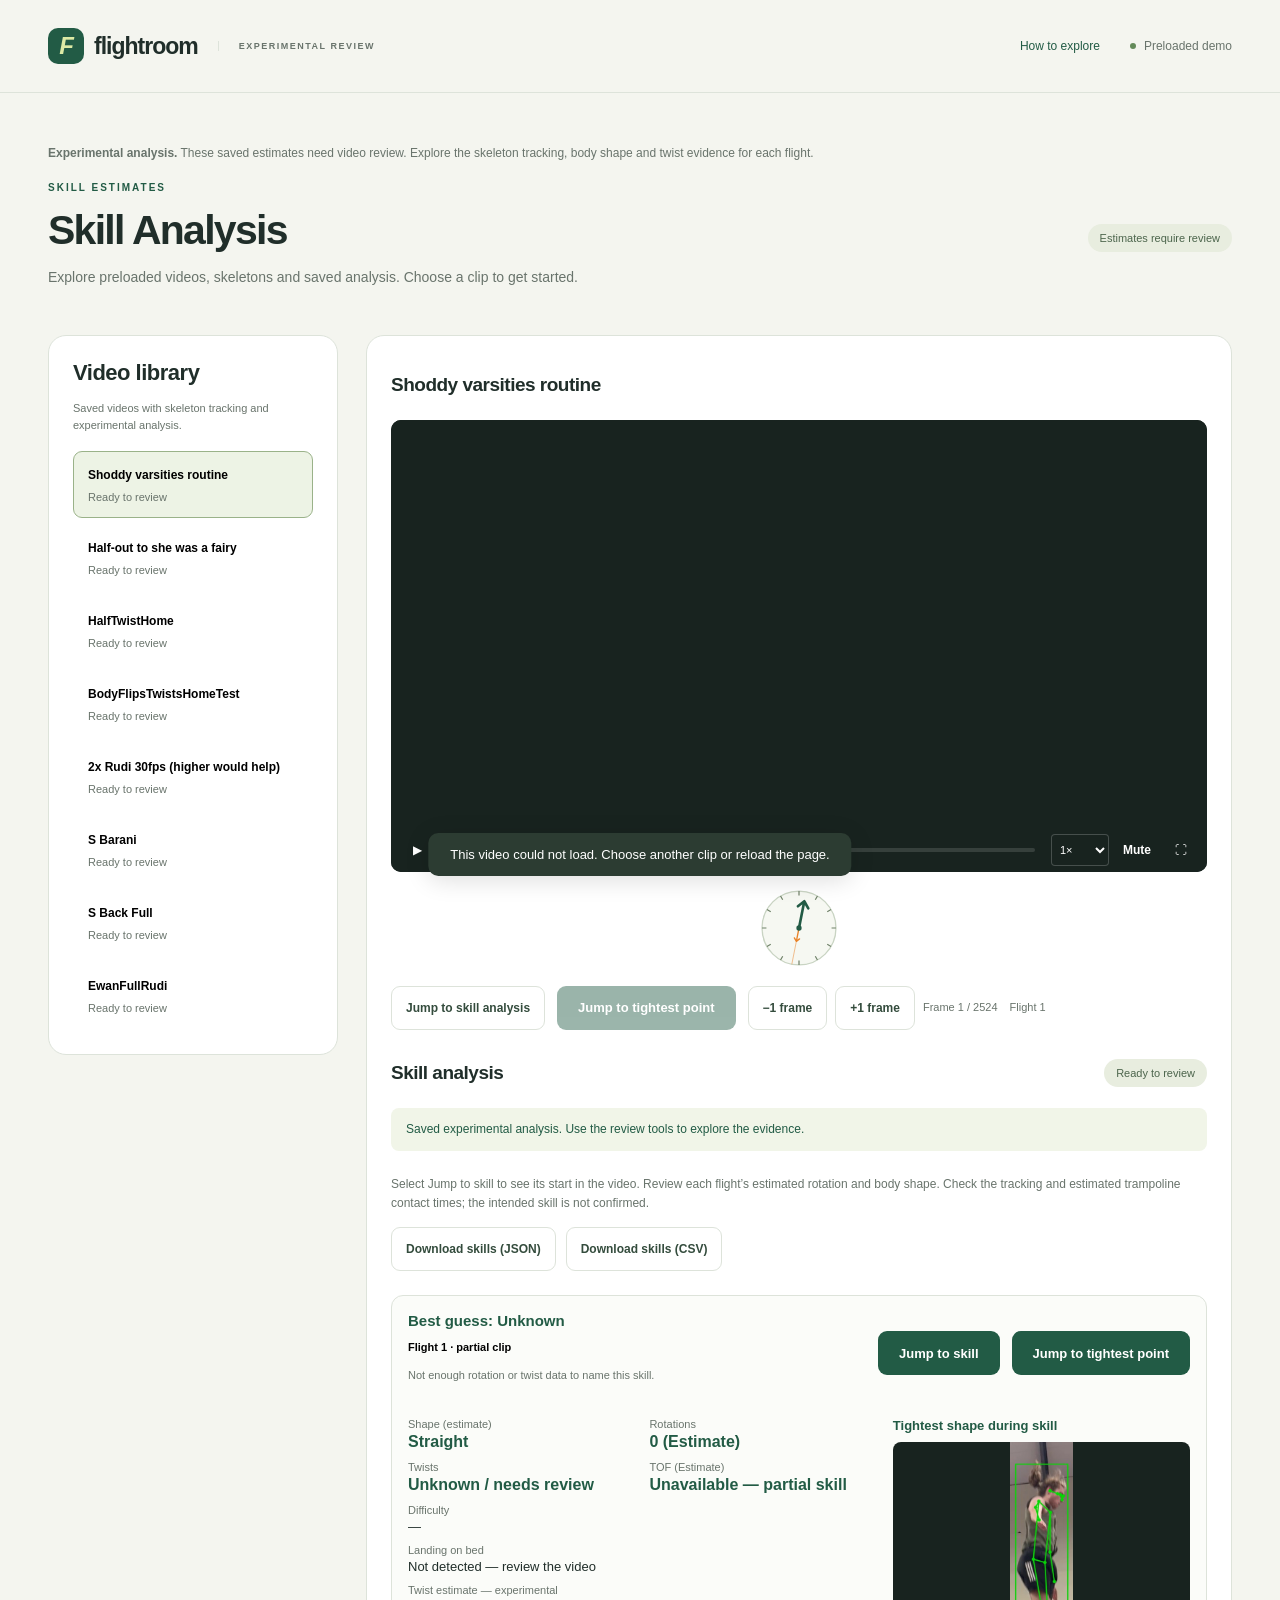
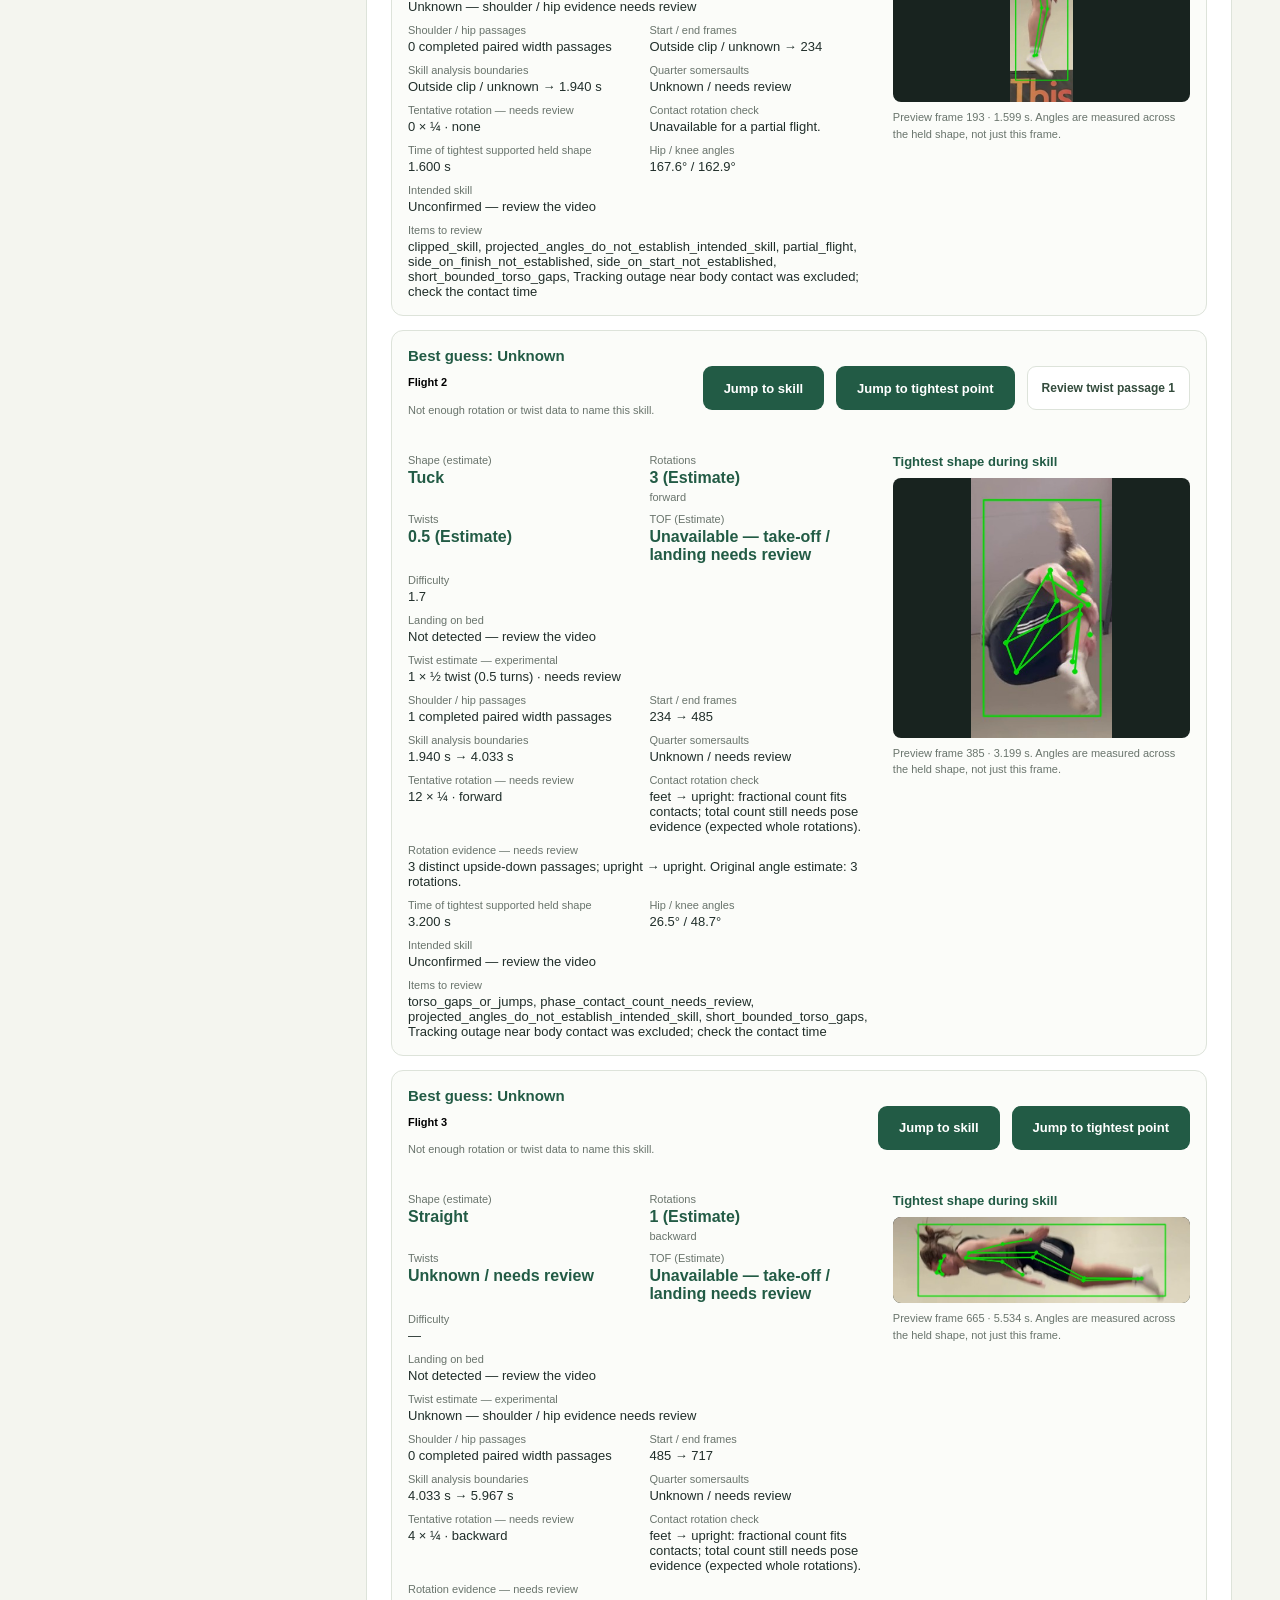
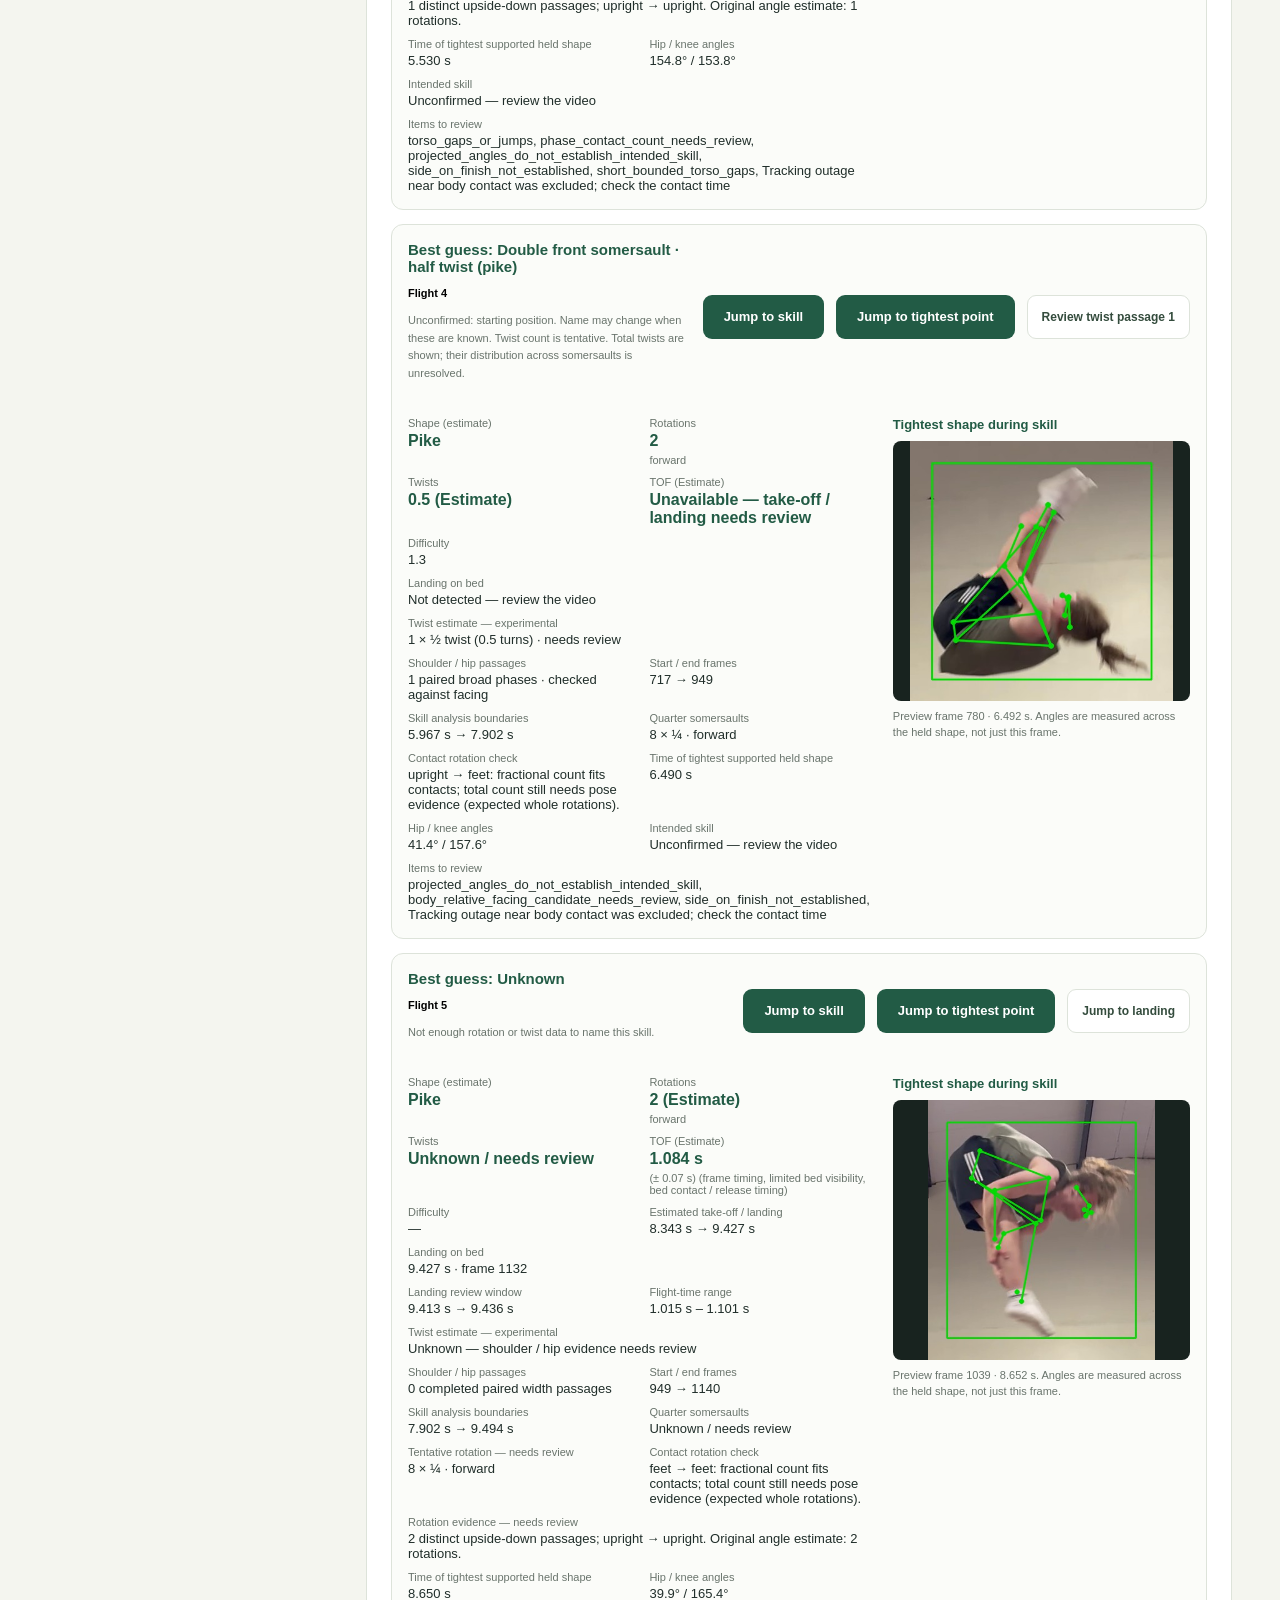
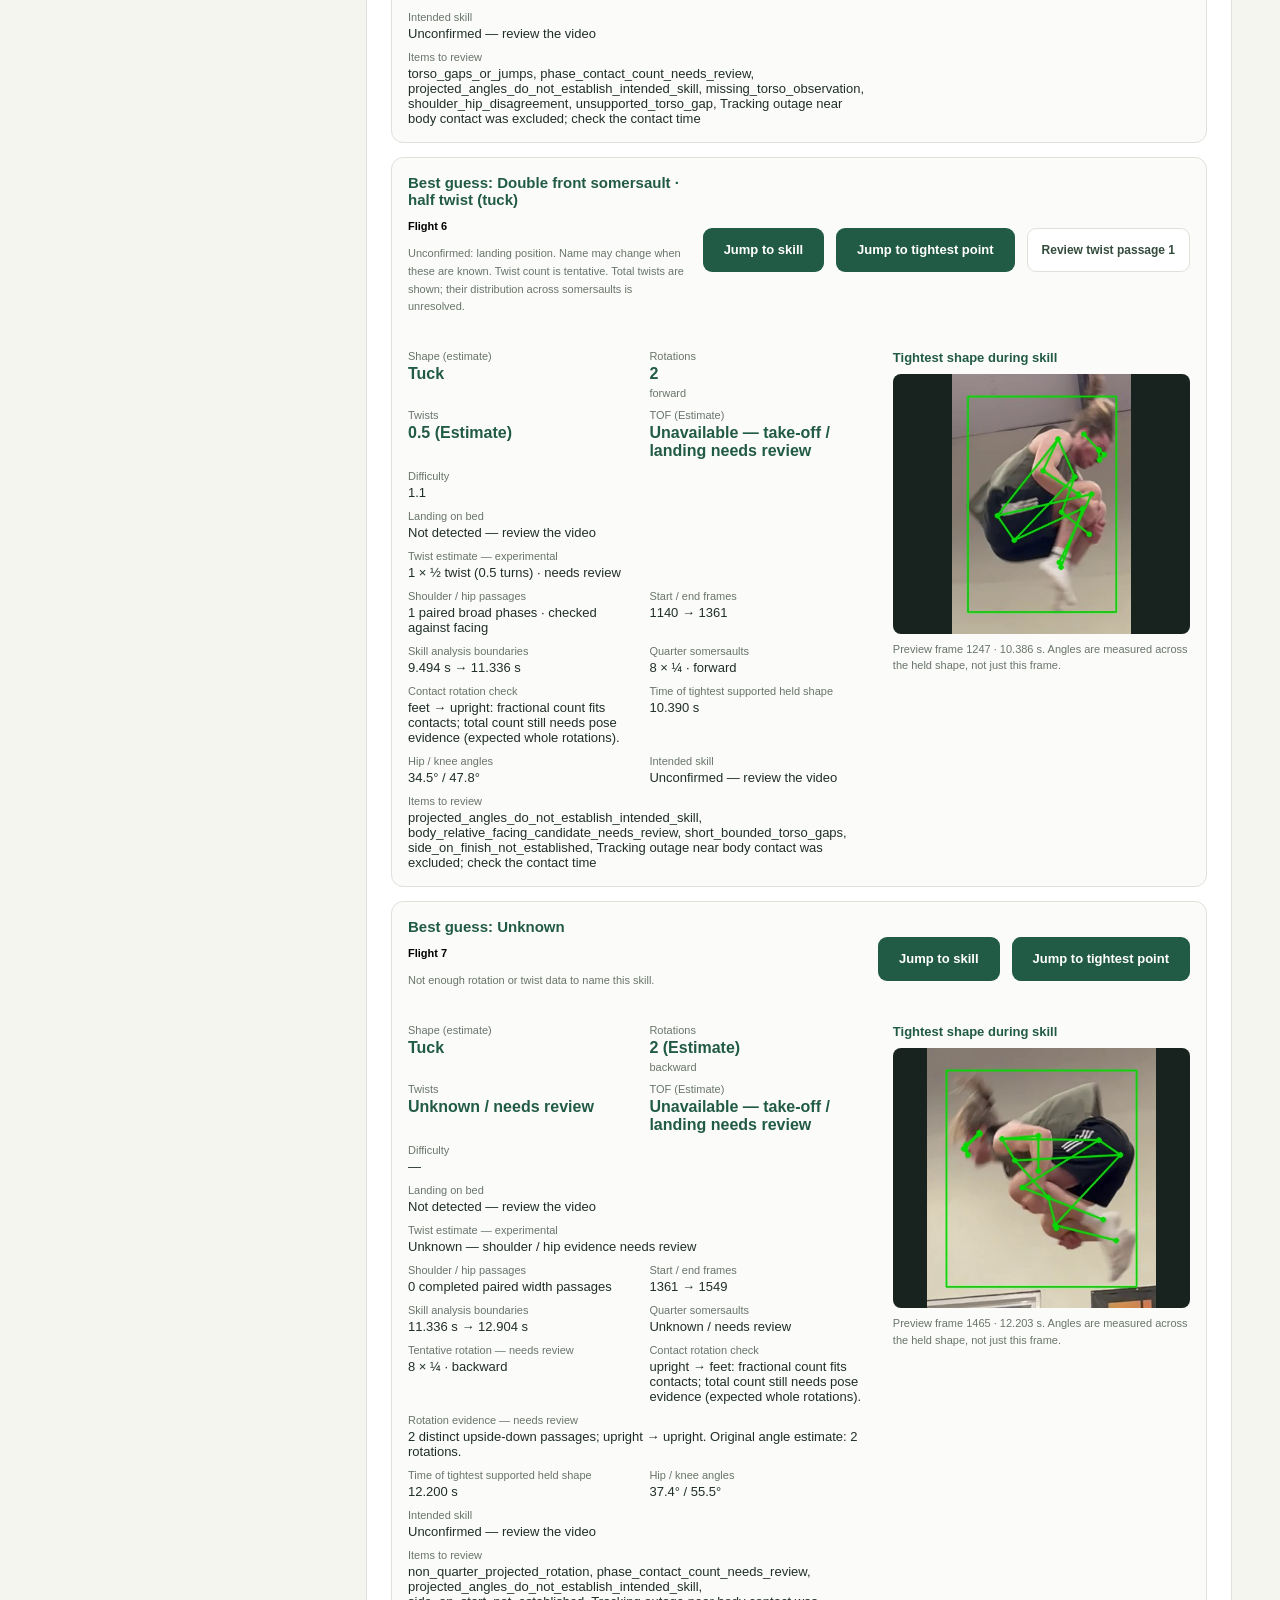
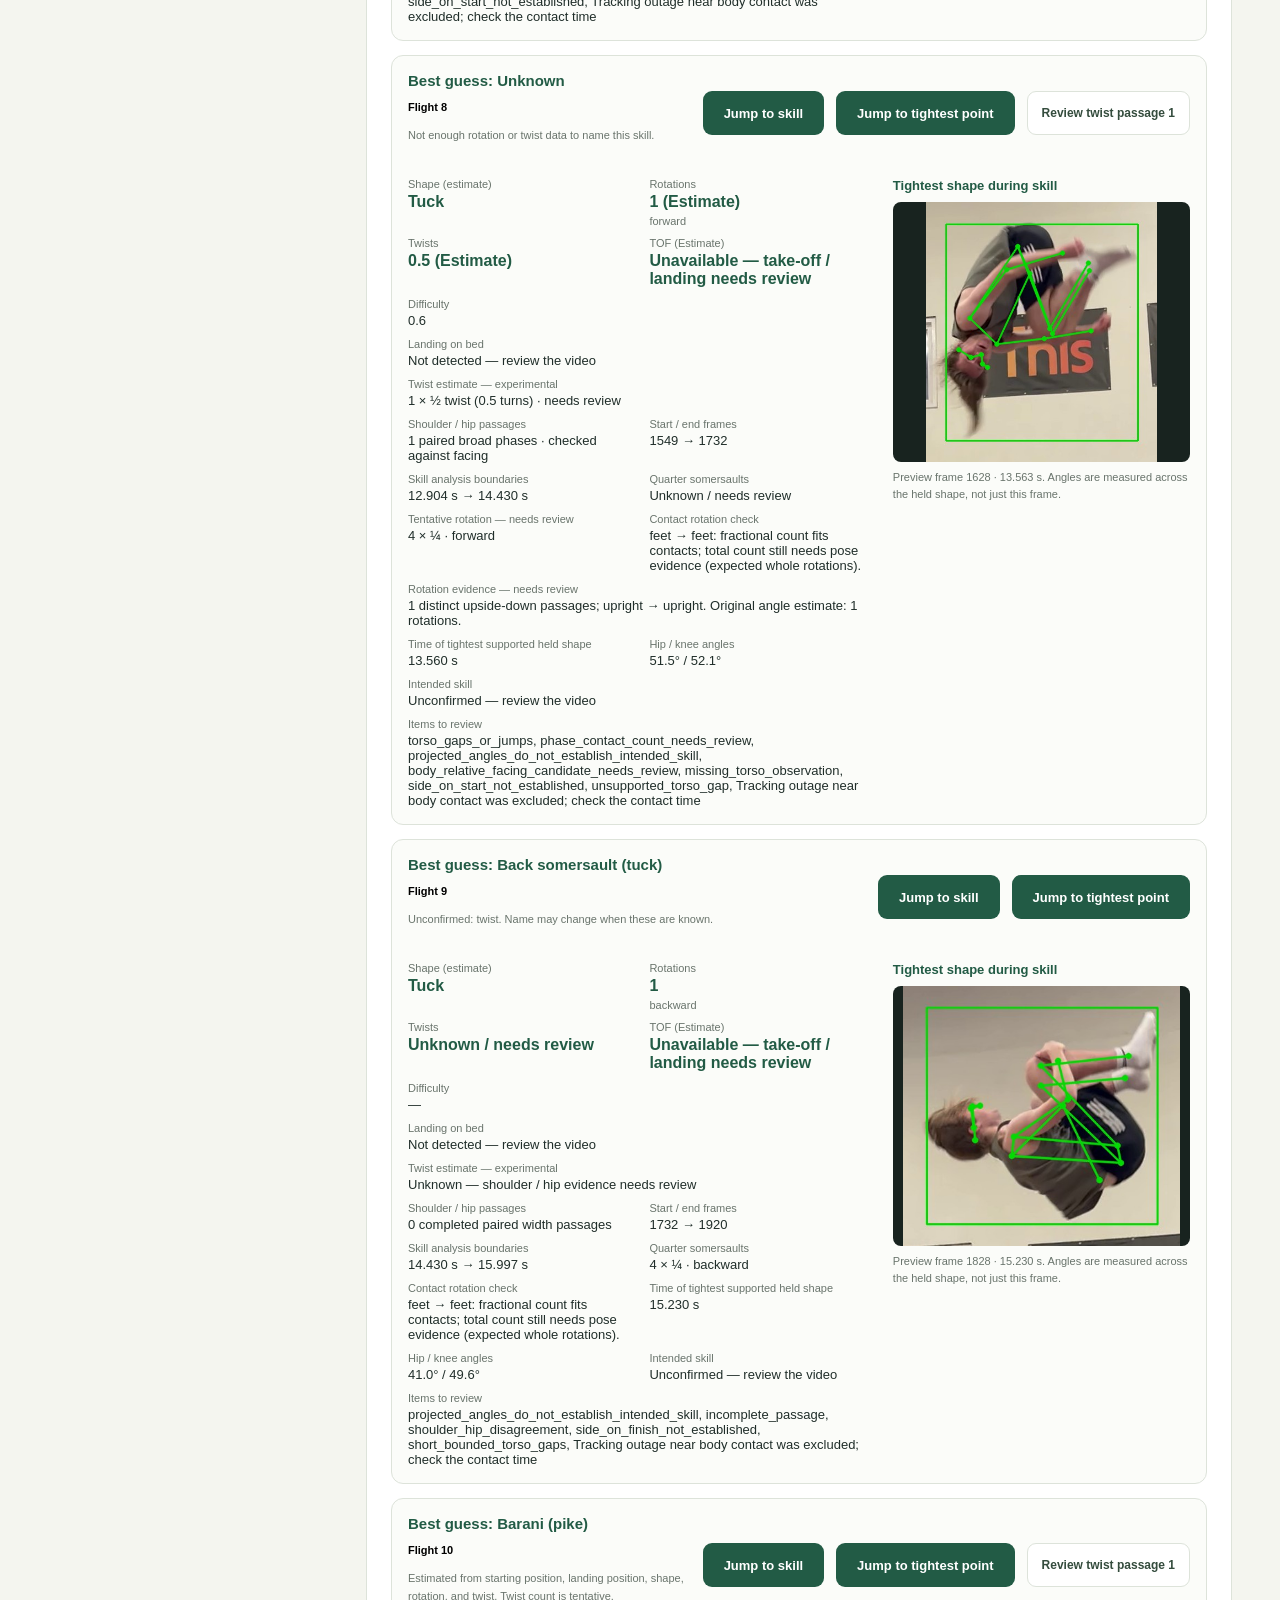
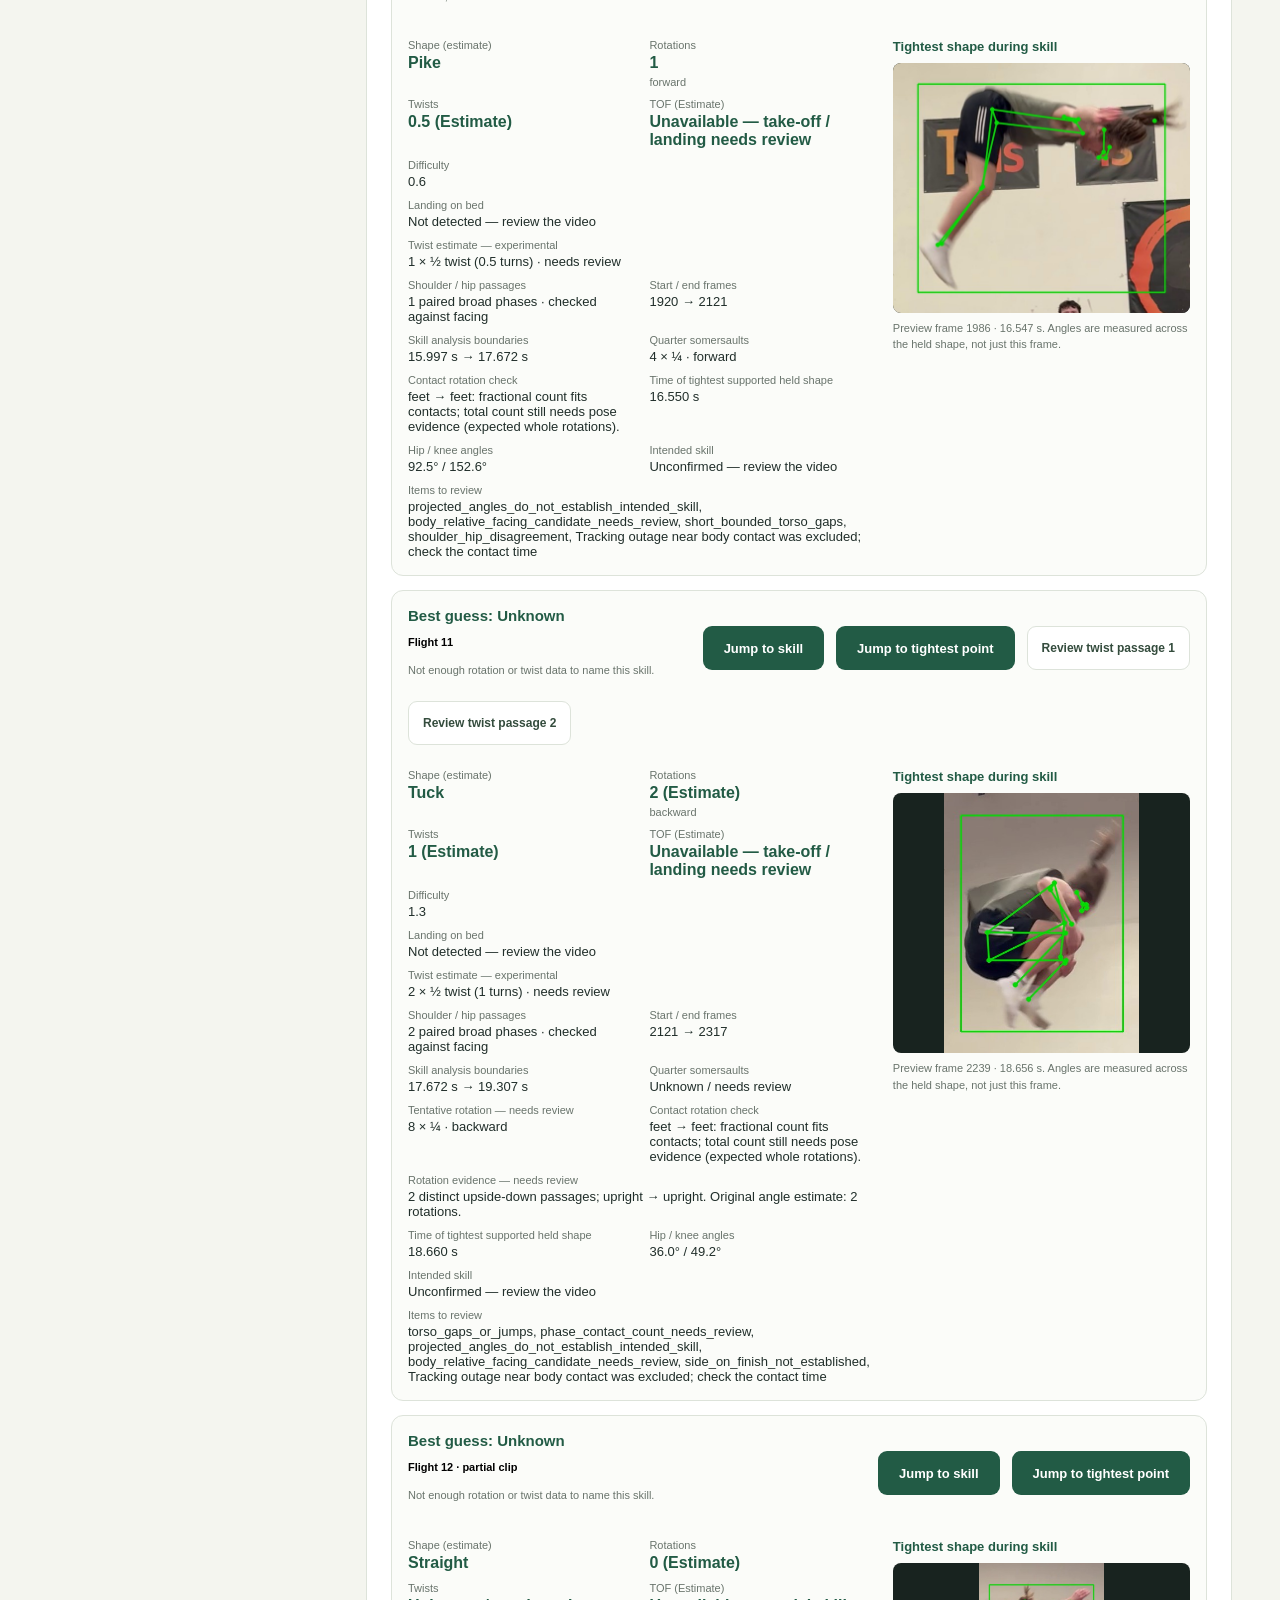
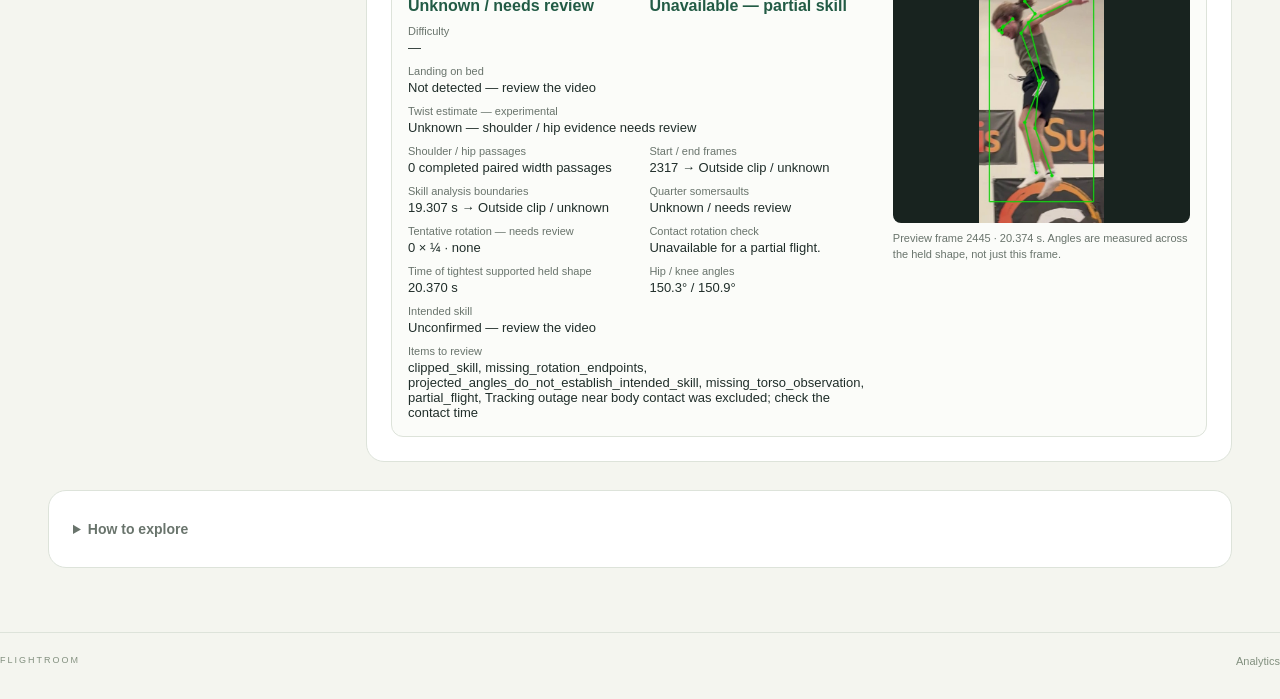
<file: index.html>
<!doctype html>
<html lang="en">
<head>
  <meta charset="utf-8"><meta name="viewport" content="width=device-width, initial-scale=1">
  <title>Flightroom · Experimental review</title>
  <link rel="stylesheet" href="./assets/style.css">
  <link rel="stylesheet" href="./assets/skills.css">
  <link rel="stylesheet" href="./assets/viewer.css">
  <meta name="description" content="Explore preloaded trampoline videos, skeleton tracking and experimental skill analysis.">
  <meta name="flightroom-analytics" content="https://desktop-qfvrcme.tail48ad3d.ts.net:10000/count">
  <script src="./assets/analytics.js?v=2" defer></script>
  <script src="./assets/viewer-data.js" defer></script>
  <script src="./assets/video-player.js" defer></script>
  <script src="./assets/orientation-dial.js" defer></script>
  <script src="./assets/skills.js" defer></script>
</head>
<body>
  <header><a class="brand" href="./" aria-label="Flightroom home"><span class="mark">F</span> flightroom<span class="brand-note">EXPERIMENTAL REVIEW</span></a><div class="header-right"><a class="quiet" href="#review-help">How to explore</a><span class="private"><span class="dot"></span>Preloaded demo</span></div></header>
  <main>
    <p class="hint" role="note"><strong>Experimental analysis.</strong> These saved estimates need video review. Explore the skeleton tracking, body shape and twist evidence for each flight.</p>
    <section id="workspace">
      <div class="intro"><div><span class="eyebrow">SKILL ESTIMATES</span><h1>Skill Analysis</h1><p>Explore preloaded videos, skeletons and saved analysis. Choose a clip to get started.</p></div><span class="pill">Estimates require review</span></div>
      <div class="layout">
        <aside class="panel skill-picker"><h2>Video library</h2><p class="small">Saved videos with skeleton tracking and experimental analysis.</p><div id="job-list"></div><p id="empty-list" class="small" hidden>No videos have been published in this collection yet.</p></aside>
        <section class="panel skill-main"><div id="empty-selection"><h2>Choose a video</h2><p>Select a video from the library to explore its saved results.</p></div><div id="analysis-panel" hidden><div class="editor-heading"><h2 id="video-name"></h2></div><div id="video-player" class="video-player"><video id="result-video" controls playsinline preload="metadata" aria-label="Tracking video"></video>
              <div id="video-controls" class="video-controls" hidden>
                <button id="video-play" type="button" aria-label="Play video">▶</button>
                <span id="video-time" class="video-time">0:00 / 0:00</span>
                <div class="video-seek-track">
                  <input id="skill-seek" type="range" min="0" max="1" step="0.001" value="0" aria-label="Seek video">
                  <div id="skill-markers" class="skill-markers" aria-hidden="true"></div>
                </div>
                <select id="video-speed" aria-label="Playback speed"><option value="1">1×</option><option value="0.75">0.75×</option><option value="0.5">0.5×</option><option value="0.25">0.25×</option><option value="0.1">0.1×</option></select>
                <button id="video-mute" type="button" aria-label="Mute video">Mute</button>
                <button id="video-fullscreen" type="button" aria-label="Enter fullscreen">⛶</button>
              </div>
            </div>
            <section id="orientation-panel" class="orientation-panel" aria-label="Current gymnast orientation" title="Green arrow: towards shoulders. Orange half-length arrow: towards hips; fine line extends to the rim." hidden>
              <svg id="orientation-dial" class="orientation-dial" viewBox="0 0 100 100" role="img" aria-label="Loading orientation">
                <circle class="orientation-ring" cx="50" cy="50" r="42"/>
                <path class="orientation-ticks" d="M50 8v5 M71 13.6l-2.5 4.3 M86.4 29l-4.3 2.5 M92 50h-5 M86.4 71l-4.3-2.5 M71 86.4l-2.5-4.3 M50 92v-5 M29 86.4l2.5-4.3 M13.6 71l4.3-2.5 M8 50h5 M13.6 29l4.3 2.5 M29 13.6l2.5 4.3"/>
                <g id="orientation-needle" style="visibility:hidden">
                  <path class="orientation-hand orientation-hand-long" d="M50 50V19 M44 26l6-7 6 7"/>
                  <path class="orientation-guide" d="M50 65.5V92"/>
                  <path class="orientation-hand orientation-hand-short" d="M50 50v15.5 M47 62l3 3.5 3-3.5"/>
                </g>
                <circle class="orientation-centre" cx="50" cy="50" r="3"/>
              </svg>
            </section><div class="video-skill-actions"><button id="jump-current-analysis" class="secondary" type="button" disabled>Jump to skill analysis</button><button id="jump-current-tightest" class="primary" type="button" disabled>Jump to tightest point</button><div class="video-frame-buttons"><button id="video-prev-frame" class="secondary" type="button" aria-label="Previous frame" title="Previous frame · Left Arrow">−1 frame</button><button id="video-next-frame" class="secondary" type="button" aria-label="Next frame" title="Next frame · Right Arrow">+1 frame</button><span id="video-frame-status" class="small" aria-live="polite">Frame —</span></div><span id="current-skill-label" class="small" aria-live="polite"></span></div><div class="editor-heading"><h2>Skill analysis</h2><span id="analysis-state" class="pill"></span></div><p id="analysis-message" class="status" role="status" aria-live="polite"></p><div id="analysis-results" hidden><p class="hint">Select Jump to skill to see its start in the video. Review each flight’s estimated rotation and body shape. Check the tracking and estimated trampoline contact times; the intended skill is not confirmed.</p><div class="downloads"><a id="download-skills-json" class="secondary">Download skills (JSON)</a><a id="download-skills-csv" class="secondary">Download skills (CSV)</a></div><div id="skill-list" class="skill-list"></div></div></div></section>
      </div>
    </section>
    <details id="review-help" class="panel review-help"><summary>How to explore</summary><p>Choose a clip from the library. Use the timeline and playback speed to inspect the skeleton tracking. Step one frame at a time with the buttons or Left / Right arrow keys. Each skill card lets you jump to its start, landing, tightest shape or detected twist passage. The dial follows the gymnast’s torso orientation.</p><p>All results are saved snapshots. This viewer does not upload videos or run analysis. Your review controls affect only this browser.</p></details>
    <div id="notice" role="alert" hidden></div>
  </main>
  <footer>FLIGHTROOM <span><a href="https://desktop-qfvrcme.tail48ad3d.ts.net:10000/stats/" rel="noreferrer">Analytics</a></span></footer>
</body>
</html>
</file>
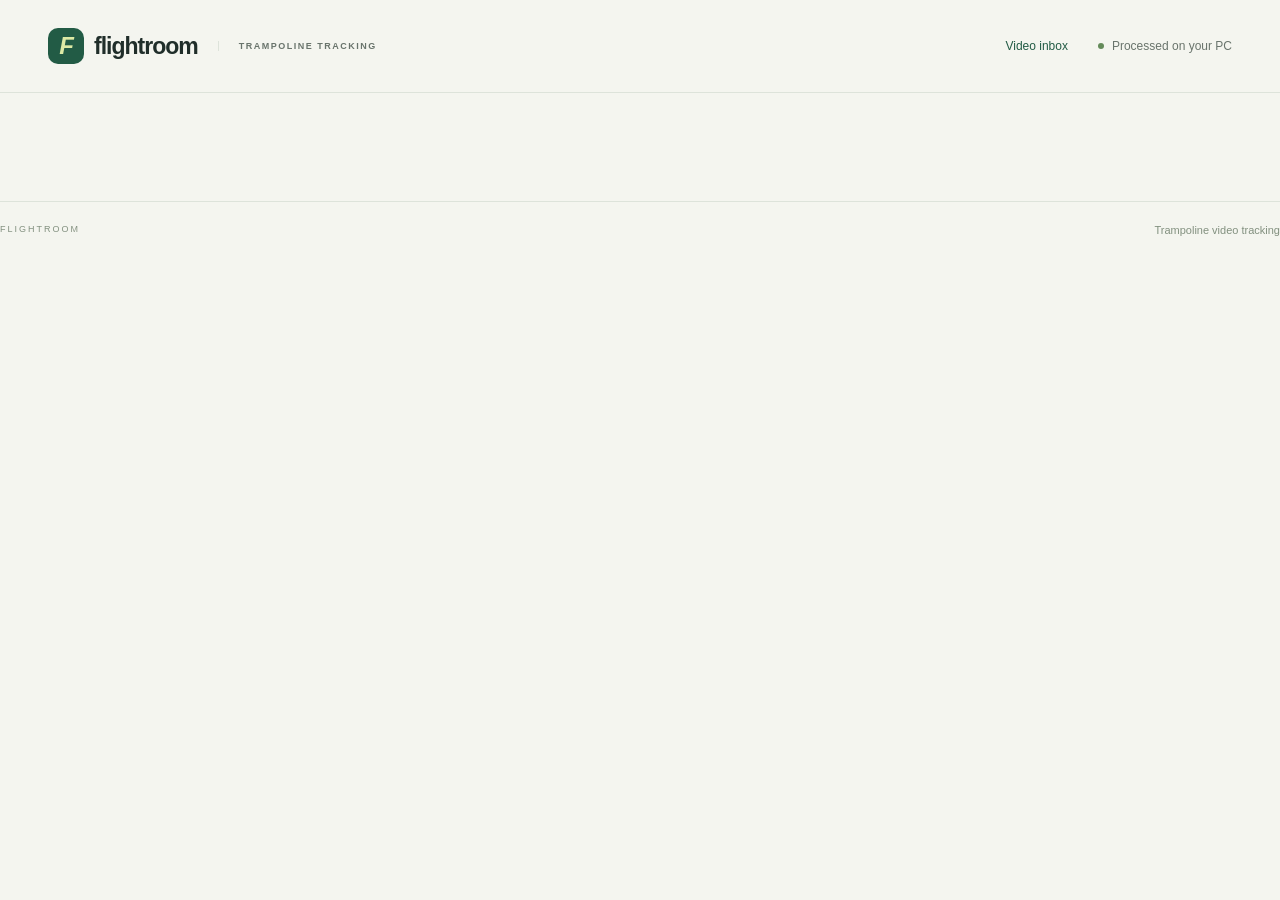
<file: src/trampoline_pose/web/skills.html>
<!doctype html>
<html lang="en">
<head>
  <meta charset="utf-8"><meta name="viewport" content="width=device-width, initial-scale=1">
  <title>Flightroom · Skill Analysis</title>
  <link rel="stylesheet" href="/assets/style.css">
  <link rel="stylesheet" href="/assets/skills.css">
  <script src="/assets/video-player.js" defer></script>
  <script src="/assets/skills.js" defer></script>
</head>
<body>
  <header><a class="brand" href="/" aria-label="Flightroom home"><span class="mark">F</span> flightroom<span class="brand-note">TRAMPOLINE TRACKING</span></a><div class="header-right"><a class="quiet" href="/">Video inbox</a><span class="private"><span class="dot"></span> Processed on your PC</span><button id="logout" class="quiet" hidden>Lock inbox</button></div></header>
  <main>
    <section id="login-panel" class="login panel" hidden><span class="eyebrow">SKILL ESTIMATES</span><h1>Skill Analysis</h1><p>Enter your inbox access key to view tracked videos and estimate their skills.</p><form id="login-form"><label for="access-key">Inbox access key</label><input id="access-key" type="password" autocomplete="current-password" required><button class="primary" type="submit">Unlock inbox</button></form></section>
    <section id="workspace" hidden>
      <div class="intro"><div><span class="eyebrow">SKILL ESTIMATES</span><h1>Skill Analysis</h1><p>Select a tracked video, then run skill analysis to estimate rotations and body shape for each flight.</p></div><span class="pill">Estimates require review</span></div>
      <div class="layout">
        <aside class="panel skill-picker"><h2>Tracked videos</h2><p class="small">Only videos with completed pose tracking can be analysed.</p><div id="job-list"></div><p id="empty-list" class="small" hidden>No tracked videos yet. <a href="/">Open the video inbox</a> to process one.</p></aside>
        <section class="panel skill-main"><div id="empty-selection"><h2>Choose a video</h2><p>Select a video from Tracked videos to run analysis or review saved results.</p></div><div id="analysis-panel" hidden><div class="editor-heading"><h2 id="video-name"></h2></div><div id="video-player" class="video-player"><video id="result-video" controls playsinline preload="auto" aria-label="Tracking video"></video>
              <div id="video-controls" class="video-controls" hidden>
                <button id="video-play" type="button" aria-label="Play video">▶</button>
                <span id="video-time" class="video-time">0:00 / 0:00</span>
                <div class="video-seek-track">
                  <input id="skill-seek" type="range" min="0" max="1" step="0.001" value="0" aria-label="Seek video">
                  <div id="skill-markers" class="skill-markers" aria-hidden="true"></div>
                </div>
                <select id="video-speed" aria-label="Playback speed"><option value="1">1×</option><option value="0.75">0.75×</option><option value="0.5">0.5×</option><option value="0.25">0.25×</option><option value="0.1">0.1×</option></select>
                <button id="video-mute" type="button" aria-label="Mute video">Mute</button>
                <button id="video-fullscreen" type="button" aria-label="Enter fullscreen">⛶</button>
              </div>
            </div><div class="video-skill-actions"><button id="jump-current-tightest" class="primary" type="button" disabled>Jump to tightest point</button><div class="video-frame-buttons"><button id="video-prev-frame" class="secondary" type="button" aria-label="Previous frame" title="Previous frame · Left Arrow">−1 frame</button><button id="video-next-frame" class="secondary" type="button" aria-label="Next frame" title="Next frame · Right Arrow">+1 frame</button><span id="video-frame-status" class="small" aria-live="polite">Frame —</span></div><span id="current-skill-label" class="small" aria-live="polite"></span></div><div class="editor-heading"><h2>Skill analysis</h2><span id="analysis-state" class="pill"></span></div><p id="analysis-message" class="status" role="status" aria-live="polite"></p><button id="start-analysis" class="primary" hidden>Run skill analysis</button><div id="analysis-results" hidden><p class="hint">Select Jump to skill to see its start in the video. Review each flight’s estimated rotation and body shape. Check the tracking and estimated trampoline contact times; the intended skill is not confirmed.</p><div class="downloads"><a id="download-skills-json" class="secondary">Download skills (JSON)</a><a id="download-skills-csv" class="secondary">Download skills (CSV)</a></div><div id="skill-list" class="skill-list"></div></div></div></section>
      </div>
    </section>
    <div id="notice" role="alert" hidden></div>
  </main>
  <footer>FLIGHTROOM <span>Trampoline video tracking</span></footer>
</body>
</html>
</file>
<file: assets/style.css>
:root{font-family:Inter,"Segoe UI",Arial,sans-serif;color:#202e2a;background:#f4f5ef;font-synthesis:none;--green:#225b45;--line:#dde3da;--muted:#69746c;--lime:#dceaa5}*{box-sizing:border-box}body{margin:0}button,input,a{-webkit-tap-highlight-color:transparent}button,a,input{outline-offset:4px}button,input{font:inherit}button,a.primary,a.secondary{cursor:pointer}button{border:0}button:disabled{opacity:.45;cursor:not-allowed}button,.primary,.secondary{min-height:44px;border-radius:9px;font-weight:600}button:focus-visible,a:focus-visible,input:focus-visible,canvas:focus-visible{outline:3px solid #86a263}a{color:inherit;text-decoration:none}header{max-width:1480px;margin:auto;padding:28px 48px;display:flex;justify-content:space-between;align-items:center;border-bottom:1px solid var(--line);gap:20px}.brand{display:flex;align-items:center;gap:10px;font-size:23px;font-weight:750;letter-spacing:-1px}.mark{background:var(--green);color:var(--lime);display:grid;place-items:center;width:36px;height:36px;border-radius:10px;font-size:24px;font-style:italic}.brand-note{font-size:9px;letter-spacing:1.5px;color:var(--muted);border-left:1px solid var(--line);margin-left:10px;padding-left:20px}.header-right{display:flex;align-items:center;gap:20px}.private{font-size:12px;color:var(--muted);display:flex;align-items:center;gap:8px}.dot{width:6px;height:6px;border-radius:50%;background:#648b5a}main{max-width:1440px;padding:44px 48px 64px;margin:auto}.intro{display:flex;align-items:center;justify-content:space-between;margin-bottom:36px;gap:20px}.eyebrow{font-size:10px;letter-spacing:2px;color:var(--green);font-weight:750}h1{font-size:clamp(30px,3.2vw,44px);font-weight:550;letter-spacing:-1.7px;margin:12px 0}h2{font-size:22px;letter-spacing:-.5px;font-weight:600;margin:14px 0}h3{font-size:15px;font-weight:650;margin:0}p{line-height:1.6;color:var(--muted);font-size:14px;margin:10px 0}.pill{background:#e8eddf;color:#4c654c;padding:8px 12px;border-radius:24px;font-size:11px;white-space:nowrap}.layout{display:grid;grid-template-columns:290px minmax(0,1fr);align-items:start;gap:28px}.panel{background:#fff;border:1px solid var(--line);border-radius:18px}.upload-panel{padding:25px}.section-label{display:flex;align-items:center;gap:8px;font-size:10px;letter-spacing:1.7px;color:var(--muted);font-weight:600}.section-label span{display:inline-grid;place-items:center;width:24px;height:24px;border:1px solid var(--line);border-radius:50%;font-size:10px;letter-spacing:0}.drop-zone{border:1px dashed #a5b89b;background:#f9fbf5;display:flex;align-items:center;flex-direction:column;gap:8px;padding:24px 12px;border-radius:12px;position:relative;cursor:pointer;margin:24px 0 14px}.drop-zone:hover,.drop-zone.dragging{background:#eef4df;border-color:var(--green)}.drop-zone input{position:absolute;inset:0;opacity:0;width:100%;cursor:pointer}.drop-zone:focus-within{outline:3px solid #86a263}.drop-zone span:not(.upload-symbol){color:var(--muted);font-size:12px}.drop-zone strong{font-size:14px}.upload-symbol{display:grid;place-items:center;width:40px;height:40px;border:1px solid var(--line);background:white;border-radius:10px;font-size:26px;color:var(--green);margin-bottom:5px}.small{font-size:11px;line-height:1.6;color:var(--muted)}.inbox{margin-top:26px}.list-title{display:flex;align-items:center;justify-content:space-between}.list-title h2{font-size:14px}.list-title>span{font-size:11px;background:#e5e9de;padding:3px 8px;border-radius:20px}.job-card{display:block;text-align:left;background:transparent;width:100%;padding:14px;margin:6px 0;border:1px solid transparent;font-weight:400}.job-card.selected{background:#fff;border-color:var(--line)}.job-card strong{display:block;overflow:hidden;text-overflow:ellipsis;white-space:nowrap;font-size:12px}.job-card span{display:block;margin-top:7px;font-size:11px;color:var(--muted)}.editor{padding:30px;min-height:610px;overflow:hidden}#empty-editor{text-align:center;padding:72px 0 55px}#empty-editor h2{font-size:26px;margin-top:16px}#empty-editor p{font-size:13px}.empty-art{width:118px;height:118px;background:#eff3e4;border-radius:50%;margin:0 auto 32px;display:grid;place-items:center}.empty-art span{display:grid;place-items:center;width:68px;height:68px;border:1px solid #bacba6;border-radius:16px;transform:rotate(-12deg);font-size:46px;color:#748b5e}.flow{display:flex;justify-content:center;gap:20px;align-items:center;margin-top:35px;color:var(--muted);font-size:11px}.flow b{font-weight:400;color:#aeb6a6}.editor-heading{display:flex;justify-content:space-between;align-items:center;gap:15px}.editor-heading h2{overflow-wrap:anywhere;font-size:19px}.status{font-size:12px;color:var(--green);background:#f1f5e8;padding:12px 15px;border-radius:8px;margin:10px 0 24px;line-height:1.6}.step-heading{display:flex;justify-content:space-between;gap:10px;align-items:center}.hint{font-size:12px;margin:7px 0 14px}.mono{font-family:Consolas,monospace;color:var(--muted);font-size:11px;white-space:nowrap}.canvas-shell{position:relative;background:#18231f;border-radius:10px;min-height:100px;display:flex;justify-content:center;padding:8px;overflow:hidden}canvas{display:block;max-width:100%;height:auto;max-height:540px;object-fit:contain;touch-action:none;cursor:crosshair;aspect-ratio:auto}#frame-loading{position:absolute;inset:0;display:grid;place-items:center;color:white;background:#14201dbb;font-size:13px;pointer-events:none}#frame-slider{display:block;width:100%;accent-color:var(--green);margin:10px 0;height:36px;cursor:pointer}.frame-controls{display:flex;align-items:center;justify-content:space-between;gap:10px}.frame-controls label{font-size:11px;color:var(--muted)}.frame-controls input{width:68px;padding:9px 4px;text-align:center;margin:0 3px;min-height:40px}.secondary{background:#fff;border:1px solid var(--line);color:#344c3d;padding:10px 14px;font-size:12px}.secondary:hover{background:#f3f6ee}.quiet{background:transparent;padding:8px 10px;font-size:12px;color:var(--green)}.quiet:hover{background:#f4f7ef}.primary{display:inline-flex;justify-content:center;align-items:center;gap:24px;background:var(--green);color:#fff;padding:14px 21px;font-size:13px}.primary:hover{background:#174a36}.primary span{color:var(--lime);font-size:17px}.box-heading{display:flex;gap:16px;align-items:start;margin-top:26px}.box-heading>div{flex:1}.box-tools{display:flex;align-items:center;gap:16px}.box-tools [aria-pressed=true]{background:var(--lime);border-color:#a6ba7e}.selection-footer{display:flex;align-items:center;justify-content:space-between;gap:20px;margin-top:24px;padding-top:22px;border-top:1px solid var(--line)}.selection-footer p{max-width:245px}.job-footer{border-top:1px solid var(--line);display:flex;justify-content:space-between;align-items:center;margin-top:28px;padding-top:20px;gap:20px}.danger{color:#a24534;white-space:nowrap}details{margin-top:16px;color:var(--muted);font-size:11px}summary{cursor:pointer;padding:10px 0}.coordinates{display:grid;grid-template-columns:repeat(4,1fr);gap:10px;margin:8px 0}.coordinates label{display:grid;gap:5px}.coordinates input{width:100%;padding:8px}input:not([type=range]):not([type=file]){border:1px solid #cdd7ca;border-radius:7px;background:white;min-height:44px}video{width:100%;max-height:560px;border-radius:10px;background:#18231f;margin:10px 0 20px}.downloads{display:flex;flex-wrap:wrap;gap:10px}.downloads a{display:inline-flex;align-items:center}.login{max-width:540px;margin:30px auto;padding:42px}.login h1{font-size:42px;line-height:1.15}.login form{display:grid;gap:12px;margin:30px 0 16px}.login label{font-size:12px}.login input{padding:12px;width:100%;font-size:13px}.login .primary{margin-top:4px}.login code{font-size:10px}progress{width:100%;height:7px;accent-color:var(--green);border:0}#job-progress{margin-bottom:24px}#notice{position:fixed;bottom:24px;left:50%;transform:translateX(-50%);max-width:90vw;width:max-content;background:#2c3c32;color:white;padding:14px 22px;border-radius:10px;box-shadow:0 4px 25px #0002;font-size:13px;z-index:5}footer{border-top:1px solid var(--line);max-width:1344px;margin:auto;padding:22px 0 32px;display:flex;justify-content:space-between;color:#82907f;font-size:9px;letter-spacing:2px}footer span{letter-spacing:0;font-size:11px}[hidden]{display:none!important}
@media(max-width:950px){header{padding:22px 28px}.brand-note{display:none}main{padding:30px 28px}.layout{grid-template-columns:230px minmax(0,1fr);gap:18px}.upload-panel{padding:20px}.editor{padding:22px}.selection-footer{flex-direction:column;align-items:stretch}.selection-footer p{max-width:none}.intro>.pill{display:none}.frame-controls button span{display:none}footer{margin:0 28px}}
@media(max-width:680px){header{padding:18px 20px}.brand{font-size:21px}.private{display:none}main{padding:28px 16px}.intro{margin-bottom:24px}.intro h1{font-size:32px}.intro p{font-size:12px}.layout{grid-template-columns:1fr;gap:20px}.upload-panel{padding:20px}.upload-panel h2{font-size:20px}.upload-panel>p:not(.small){display:none}.drop-zone{padding:18px;margin:14px 0;gap:5px}.upload-symbol{display:none}.inbox{margin-top:14px}#job-list{display:flex;gap:8px;overflow:auto}.job-card{min-width:190px;max-width:250px;margin:0}.editor{min-height:440px;padding:20px 16px}#empty-editor{padding:30px 0}.editor-heading{align-items:start}.editor-heading h2{font-size:16px}.editor-heading .pill{font-size:10px;padding:6px 9px}.box-tools{flex-wrap:wrap;gap:10px}.box-heading{margin-top:20px}.canvas-shell{padding:4px}canvas{max-height:65vh}.frame-controls input{font-size:16px}.coordinates input{font-size:16px;padding:6px}.job-footer{flex-direction:column;align-items:start;gap:10px}.login{padding:28px 22px;margin:10px auto}.login h1{font-size:36px}.login input{font-size:16px}.downloads{flex-direction:column}.downloads a{justify-content:center}footer{margin:0 20px}.empty-art{width:90px;height:90px;margin-bottom:25px}#empty-editor h2{font-size:22px}}

.layout>aside,.layout>.editor{min-width:0}@media(max-width:680px){.layout{grid-template-columns:minmax(0,1fr)}}
.file-picker{position:relative;display:flex;align-items:center;justify-content:center;text-align:center;cursor:pointer}.file-picker input{position:absolute;inset:0;width:100%;height:100%;opacity:0;cursor:pointer}.file-picker:focus-within{outline:3px solid #86a263;outline-offset:4px}.file-picker:has(input:disabled){opacity:.45;cursor:not-allowed}
.video-name-form{margin:8px 0 20px}.video-name-form>label{display:block;font-size:12px;color:var(--muted);margin-bottom:7px}.video-name-row{display:flex;gap:8px;flex-wrap:wrap}.video-name-row input{flex:1;min-width:0;width:100%;padding:10px 12px;font-size:16px}.video-name-row button{flex-shrink:0}.video-name-form p{overflow-wrap:anywhere;margin:6px 0}.editor-heading>div{min-width:0}
</file>
<file: assets/skills.css>
.skill-picker,.skill-main{padding:24px;min-width:0}.skill-picker h2{margin-top:0}.skill-picker .job-card{width:100%}.skill-list{display:grid;gap:14px;margin-top:24px}.skill-card{border:1px solid var(--line);border-radius:12px;padding:16px;background:#fbfcf9}.skill-card h3{font-size:15px;margin:0 0 8px}.skill-card dl{display:grid;grid-template-columns:repeat(2,minmax(0,1fr));gap:10px 18px;margin:0}.skill-card dt{color:var(--muted);font-size:11px}.skill-card dd{margin:3px 0 0;font-size:13px;overflow-wrap:anywhere}.skill-card .review{grid-column:1/-1}.skill-main .downloads{margin:12px 0}.skill-main #start-analysis{margin:8px 0 18px}@media(max-width:680px){.skill-picker,.skill-main{padding:20px 16px}.skill-card dl{grid-template-columns:1fr}.skill-card .review{grid-column:auto}}
.skill-card.has-image{display:grid;grid-template-columns:minmax(0,1fr) minmax(180px,38%);gap:12px 20px;align-items:start}.skill-card.has-image .skill-card-heading{grid-column:1/-1}.skill-card.has-image dl{grid-column:1;grid-row:2}.skill-card.has-image figure{grid-column:2;grid-row:2}.skill-card figure{margin:0}.skill-card figure img{display:block;width:100%;max-height:260px;object-fit:contain;background:#18231f;border-radius:8px}.skill-card figcaption{font-size:11px;line-height:1.5;color:var(--muted);margin-top:7px}@media(max-width:680px){.skill-card.has-image{grid-template-columns:1fr}.skill-card.has-image figure{grid-column:1;grid-row:3}.skill-card figure img{max-width:320px;margin:auto}}
.skill-card dl>div:nth-child(-n+4) dd{font-size:16px;font-weight:650;color:var(--green)}.skill-attribute-note{display:block;margin-top:4px;font-size:11px;font-weight:400;color:var(--muted)}.shape-image-title{font-size:13px;font-weight:650;margin:0 0 9px;color:var(--green)}
.routine-context{margin:18px 0}.routine-context label{display:flex;align-items:center;gap:8px;min-height:44px;font-size:12px}.routine-context input{width:18px;height:18px;min-height:0!important;accent-color:var(--green)}

.embedded-skills{padding:24px 0 0;margin-top:24px;border-top:1px solid var(--line)}.skill-card-heading{display:flex;align-items:center;justify-content:space-between;gap:12px;margin-bottom:12px}.skill-card-heading h3{margin:0}.skill-card-heading button{flex-shrink:0}#result-video{scroll-margin:24px}@media(max-width:680px){.skill-card-heading{flex-wrap:wrap}}

.video-player{position:relative;margin:10px 0 20px;background:#18231f;border-radius:10px;overflow:hidden}
.video-player video{display:block;margin:0;border-radius:0;width:100%;cursor:pointer}
.video-controls{display:flex;align-items:center;gap:10px;padding:0 10px;background:#18231f;color:white;height:44px}
.video-controls button{flex:none;min-width:32px;min-height:36px;padding:4px;background:transparent;color:white;font-size:12px;border-radius:4px}
.video-controls button:hover{background:#ffffff22}.video-time{font-size:11px;font-variant-numeric:tabular-nums;white-space:nowrap}
.video-seek-track{position:relative;flex:1;min-width:40px;height:36px;margin:0 6px}
#skill-seek{position:absolute;inset:0;width:100%;height:36px;margin:0;cursor:pointer;appearance:none;-webkit-appearance:none;background:transparent;outline-offset:2px}
#skill-seek::-webkit-slider-runnable-track{height:4px;border-radius:2px;background:linear-gradient(to right,#dceaa5 var(--played,0%),transparent var(--played,0%)),var(--buffer-track,linear-gradient(#ffffff22,#ffffff22))}
#skill-seek::-moz-range-track{height:4px;border-radius:2px;background:linear-gradient(to right,#dceaa5 var(--played,0%),transparent var(--played,0%)),var(--buffer-track,linear-gradient(#ffffff22,#ffffff22))}
#skill-seek::-moz-range-progress{height:4px;background:#dceaa5}
#skill-seek::-webkit-slider-thumb{appearance:none;-webkit-appearance:none;width:12px;height:12px;margin-top:-4px;border-radius:50%;background:white;position:relative;z-index:2}
#skill-seek::-moz-range-thumb{width:12px;height:12px;border:0;border-radius:50%;background:white}
.video-skill-marker{position:absolute;top:12px;width:3px;height:12px;background:#dceaa5;border-radius:1px;transform:translateX(-50%);pointer-events:none}
.video-player:fullscreen{width:100%;height:100%;display:flex;flex-direction:column;justify-content:center;background:black}
.video-player:fullscreen video{flex:1;min-height:0;max-height:calc(100% - 44px);object-fit:contain}
@media(max-width:680px){.video-controls{gap:5px;padding:0 6px}.video-time{font-size:10px}.video-controls button{min-width:28px}}

#video-speed{color:white;background:#18231f;border:1px solid #ffffff33;border-radius:4px;padding:4px;font:inherit;font-size:11px;min-height:32px;max-width:70px}
@media(max-width:680px){.video-controls{flex-wrap:wrap;height:auto;min-height:44px}.video-seek-track{min-width:70px}}

.skill-card-heading{flex-wrap:wrap}.skill-card-heading>div{flex:1;min-width:180px}

.skill-markers{position:absolute;inset:0;pointer-events:none}.video-skill-actions{display:flex;align-items:center;flex-wrap:wrap;gap:12px;margin:0 0 18px}
.video-frame-buttons{display:flex;align-items:center;flex-wrap:wrap;gap:8px}.video-frame-buttons button{min-height:44px}.video-frame-buttons .small{font-variant-numeric:tabular-nums;white-space:nowrap}

.skill-card-heading h3{color:var(--green)}.skill-card-heading .skill-flight-number{color:#000;font-weight:700}
.orientation-panel{display:flex;justify-content:center;margin:-8px 0 14px}
.orientation-dial{width:88px;height:88px;flex:none}.orientation-ring{fill:#f6f8f2;stroke:#c9d4c3;stroke-width:1.5}.orientation-ticks{stroke:#71836a;stroke-width:1.4}.orientation-clock-labels{fill:#66775e;font-size:8px;font-weight:600;text-anchor:middle;dominant-baseline:middle}.orientation-hand{fill:none;stroke-linecap:round;stroke-linejoin:round}.orientation-hand-long{stroke:var(--green);stroke-width:3}.orientation-hand-short{stroke:#e98228;stroke-width:1.5}.orientation-guide{fill:none;stroke:#e98228;stroke-width:.65;opacity:.8}.orientation-centre{fill:var(--green)}
</file>
<file: assets/viewer.css>
.review-help{padding:20px 24px;margin-top:28px;scroll-margin:24px}
.review-help summary{cursor:pointer;font-size:14px;font-weight:600;min-height:30px}
.job-card.selected{background:#edf3e5;border-color:#9ab289}
.job-card:hover{background:#f1f5e9}
.job-card strong{white-space:normal;overflow-wrap:anywhere;line-height:1.5}
#job-list{max-height:65vh;overflow:auto}
.intro p{max-width:560px}
.skill-card{scroll-margin-top:24px}
.skill-card:focus{outline:3px solid #86a263;outline-offset:4px}
.video-controls select:focus-visible{outline:3px solid #dceaa5;outline-offset:2px}
@media(max-width:680px){#job-list{max-height:240px}.brand-note{display:none}.header-right{gap:6px}.private{font-size:10px}.review-help{padding:18px 16px}}
</file>
